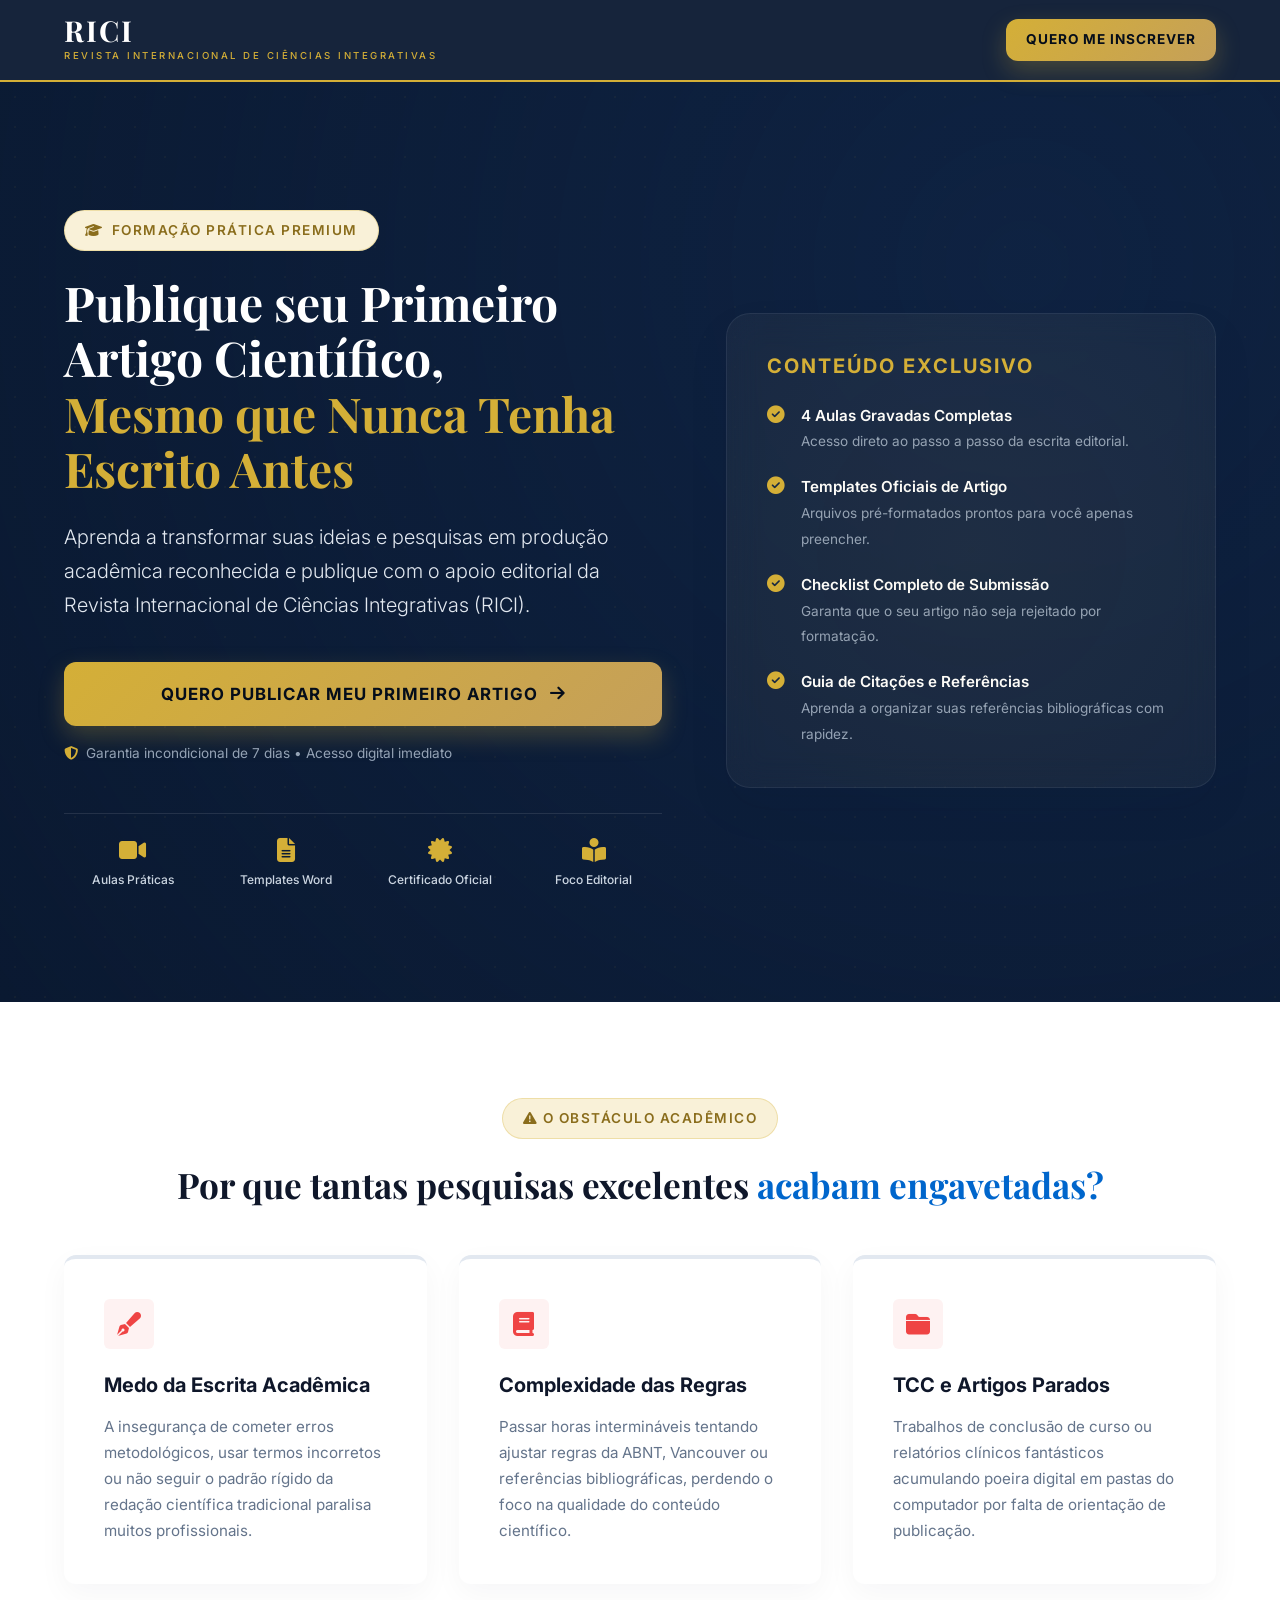
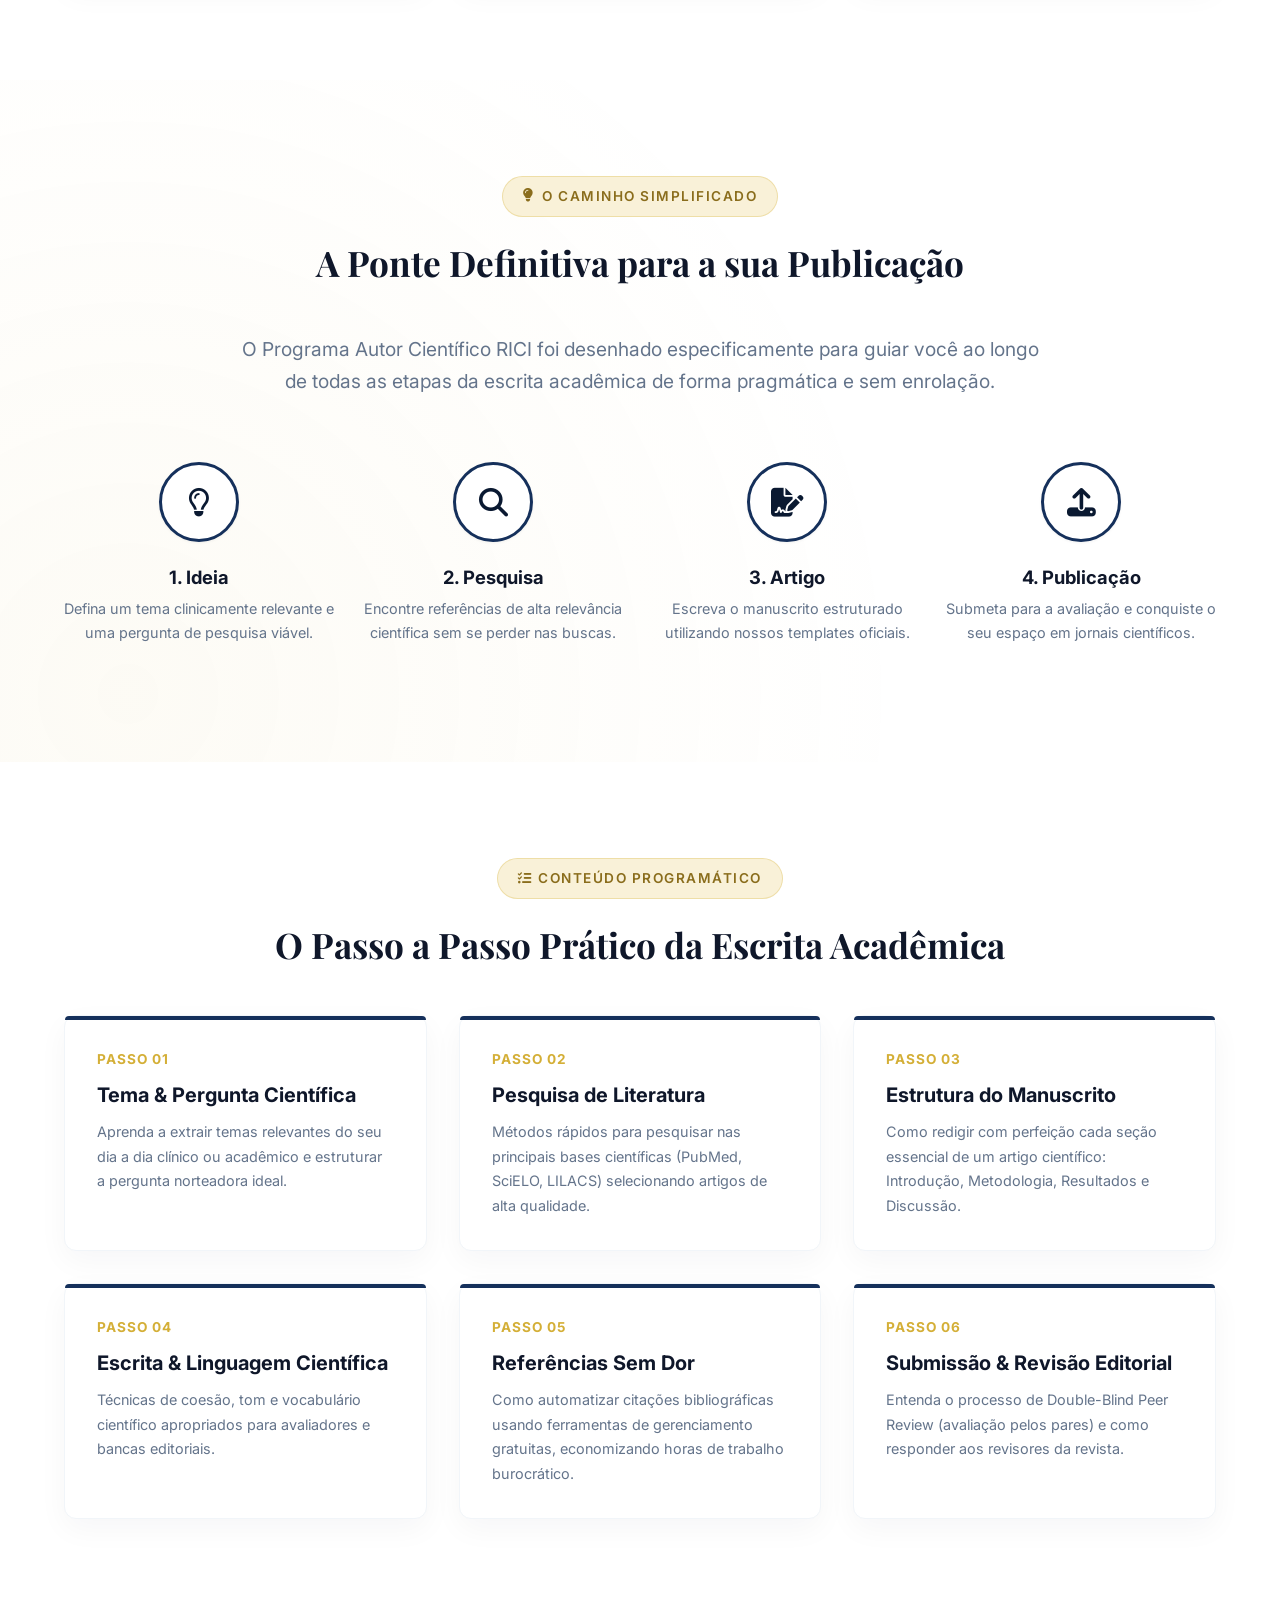
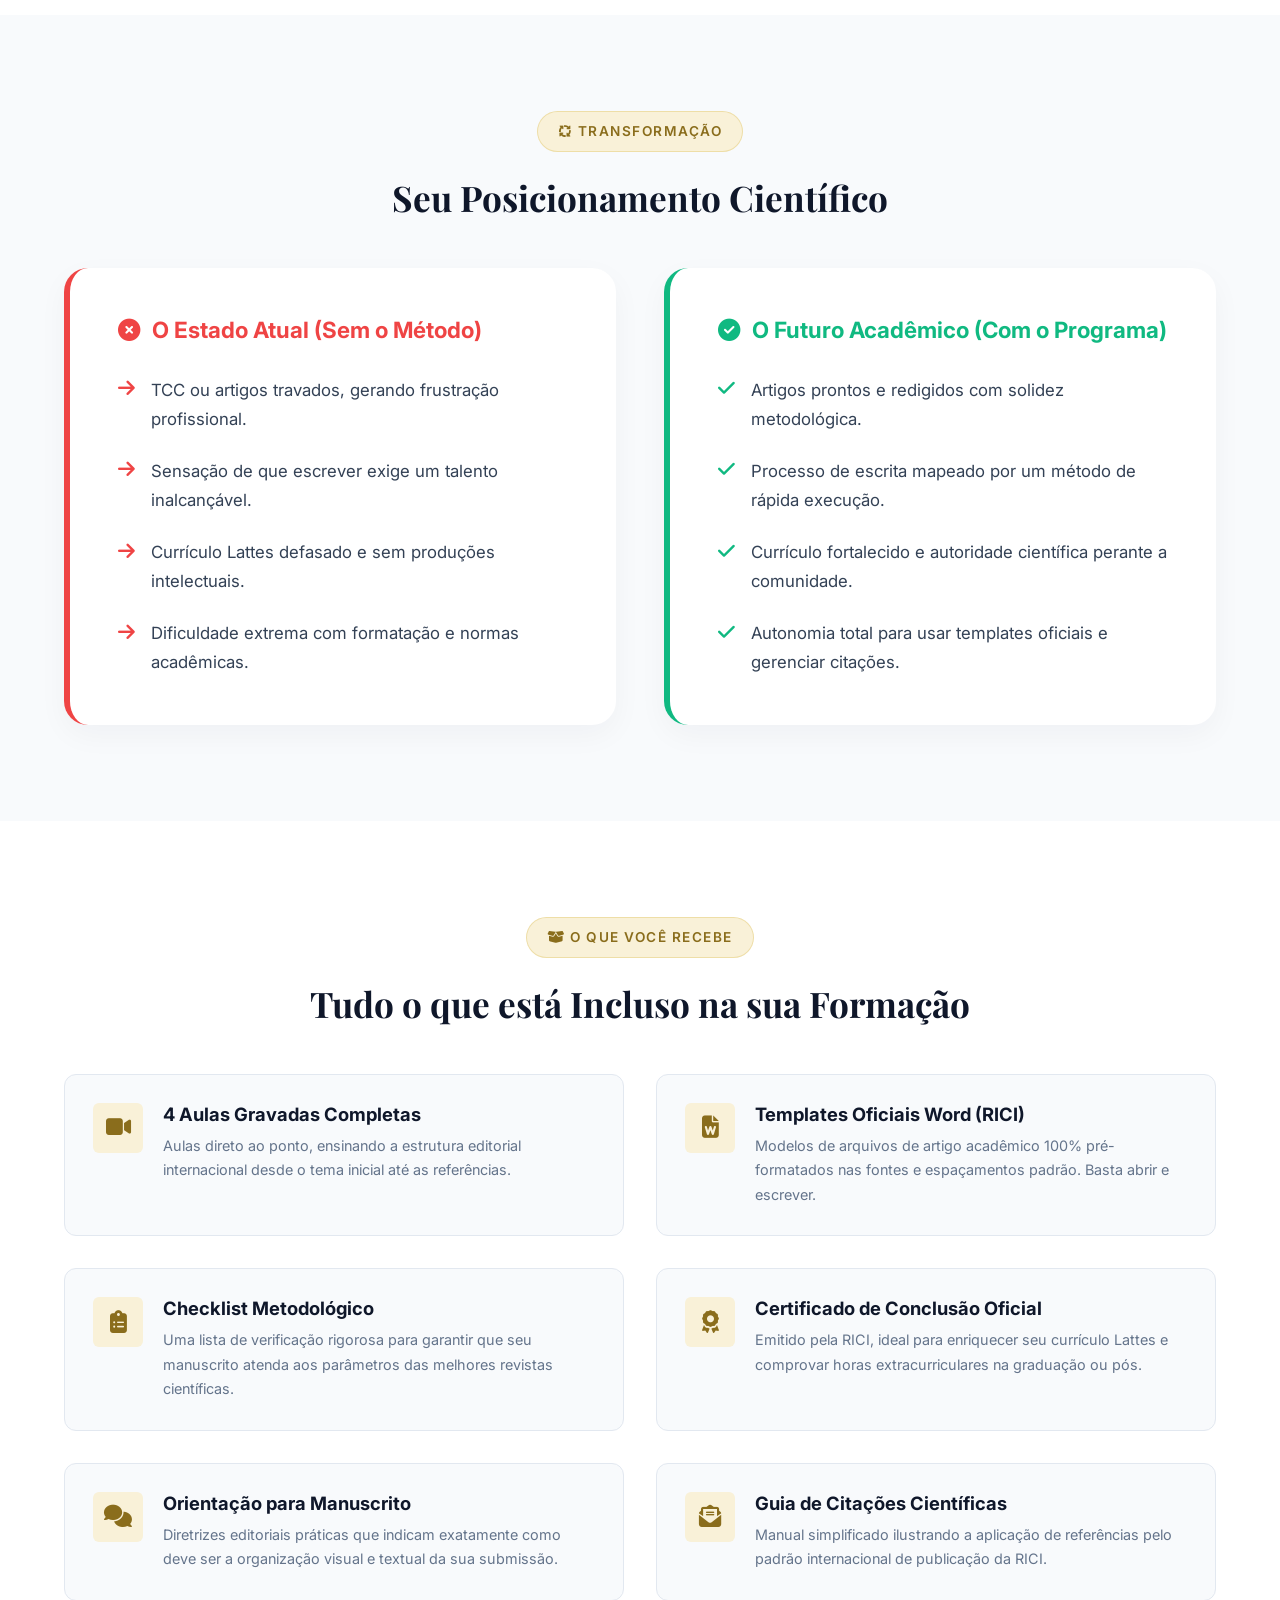
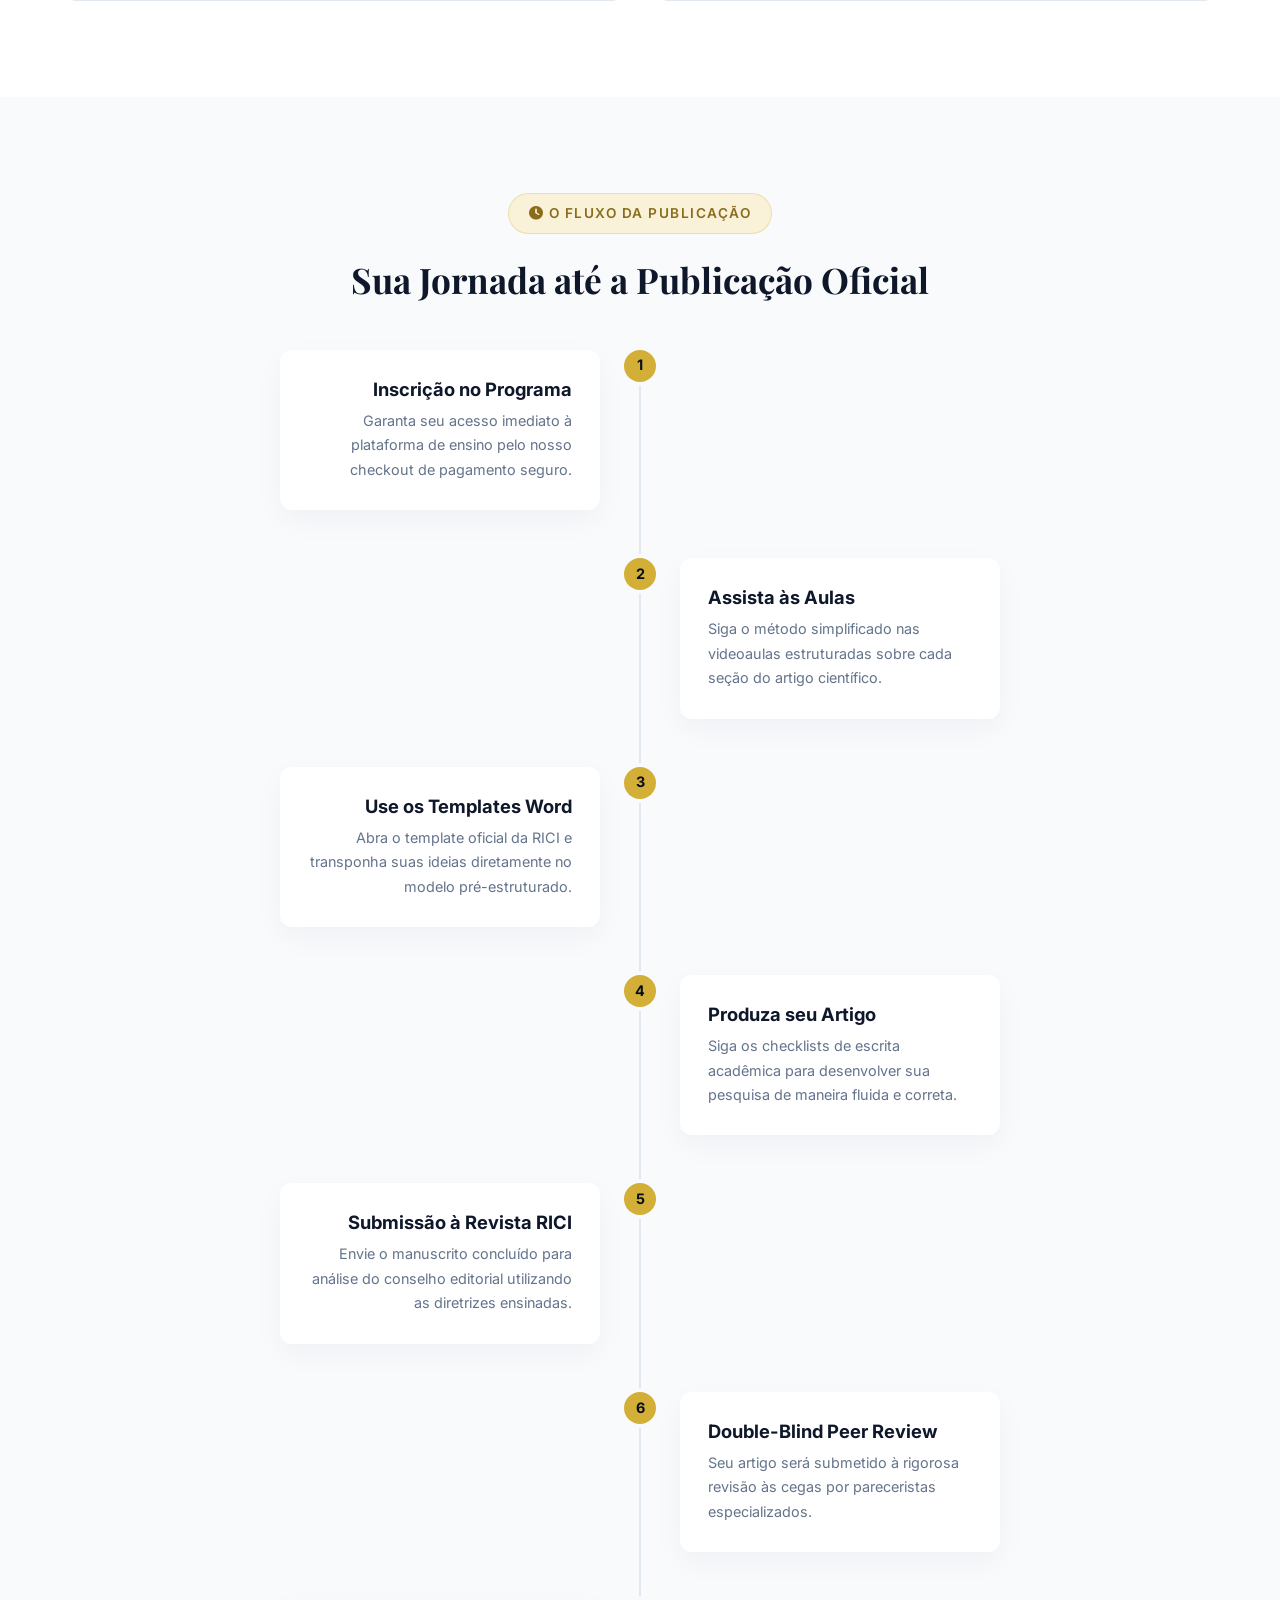
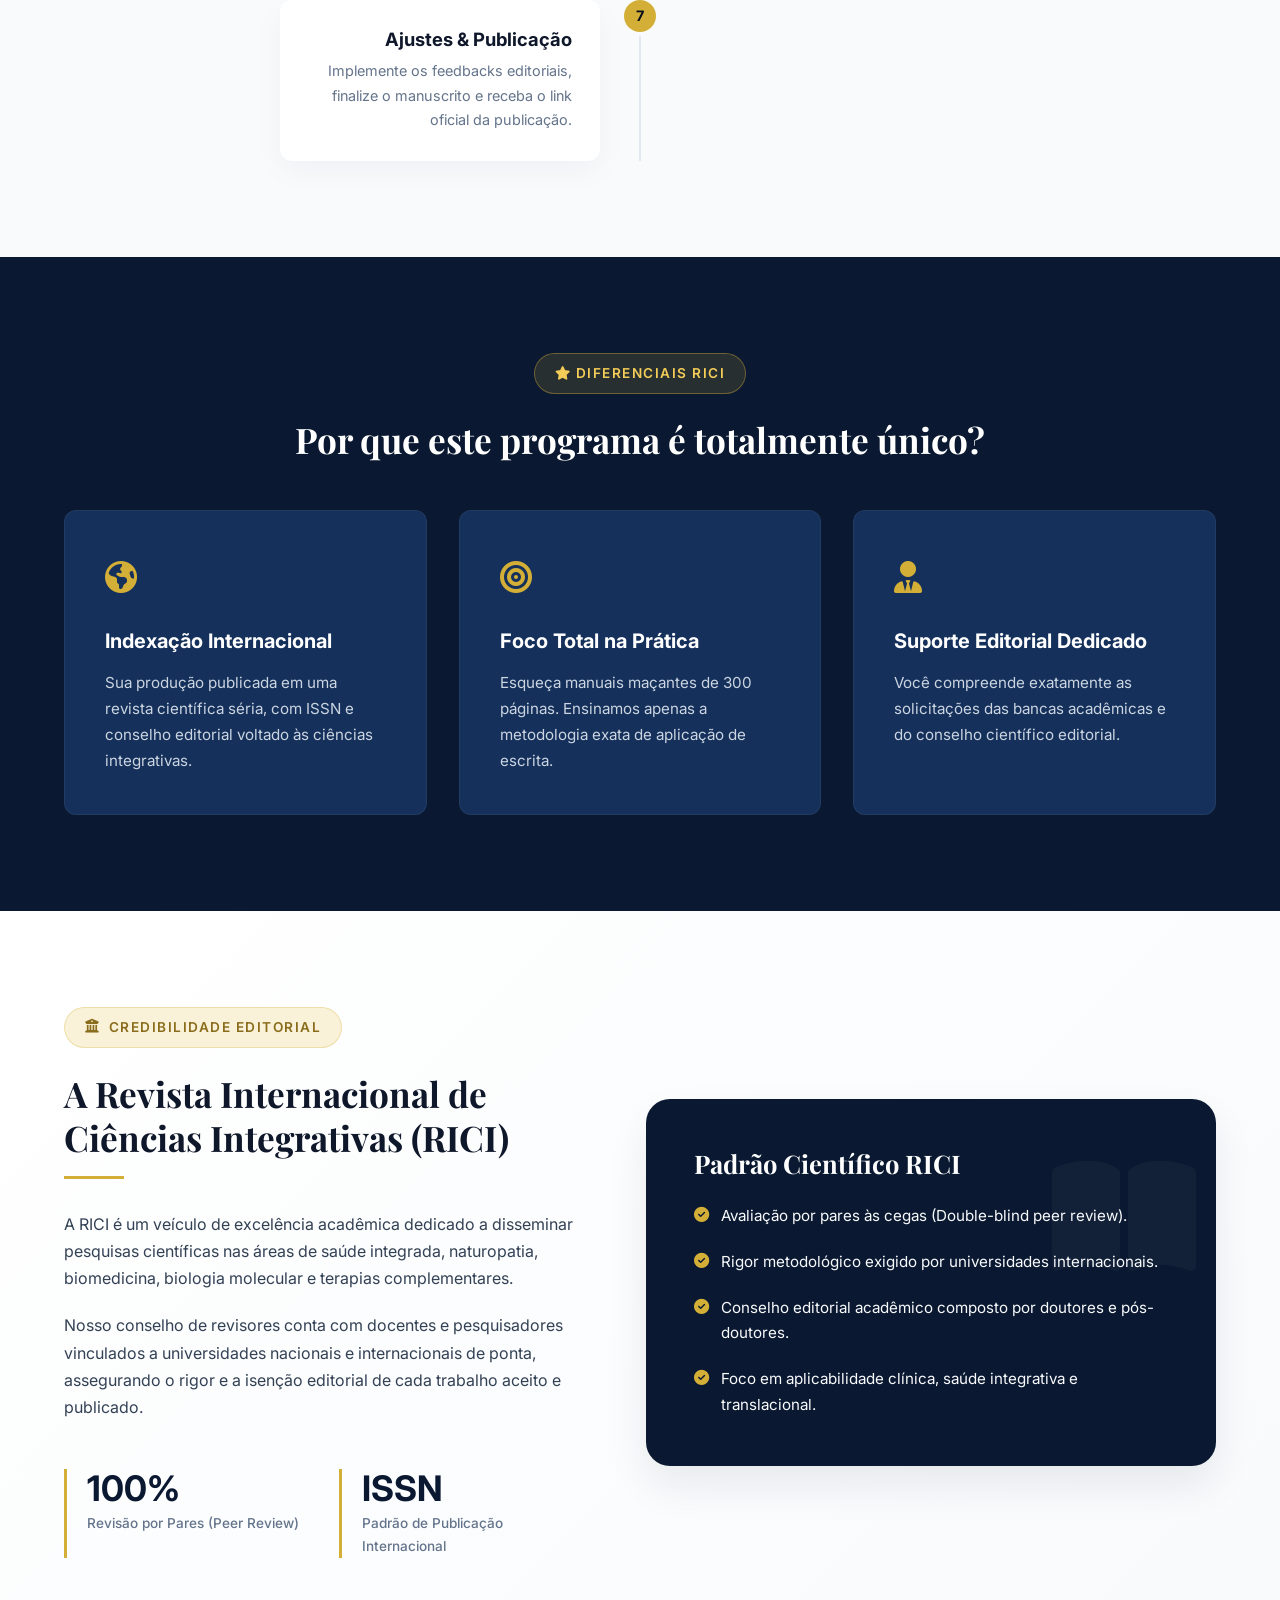
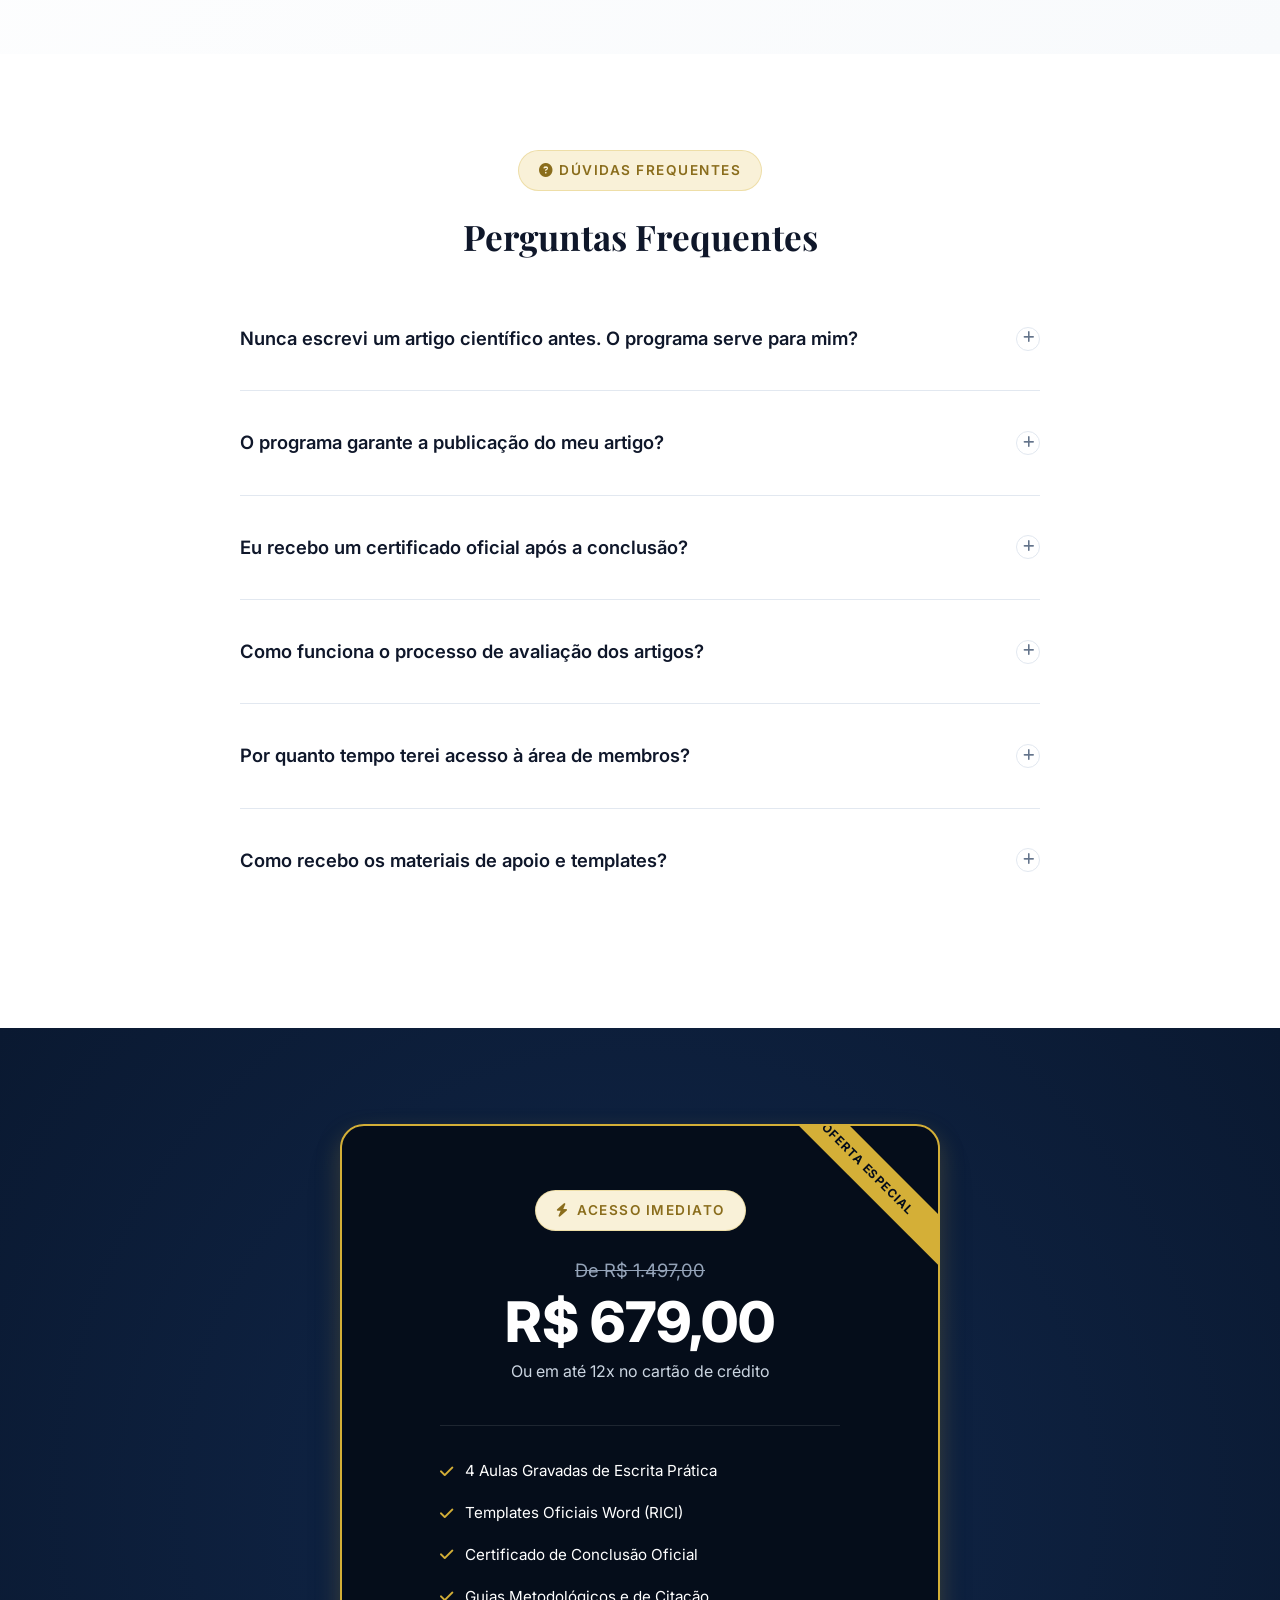
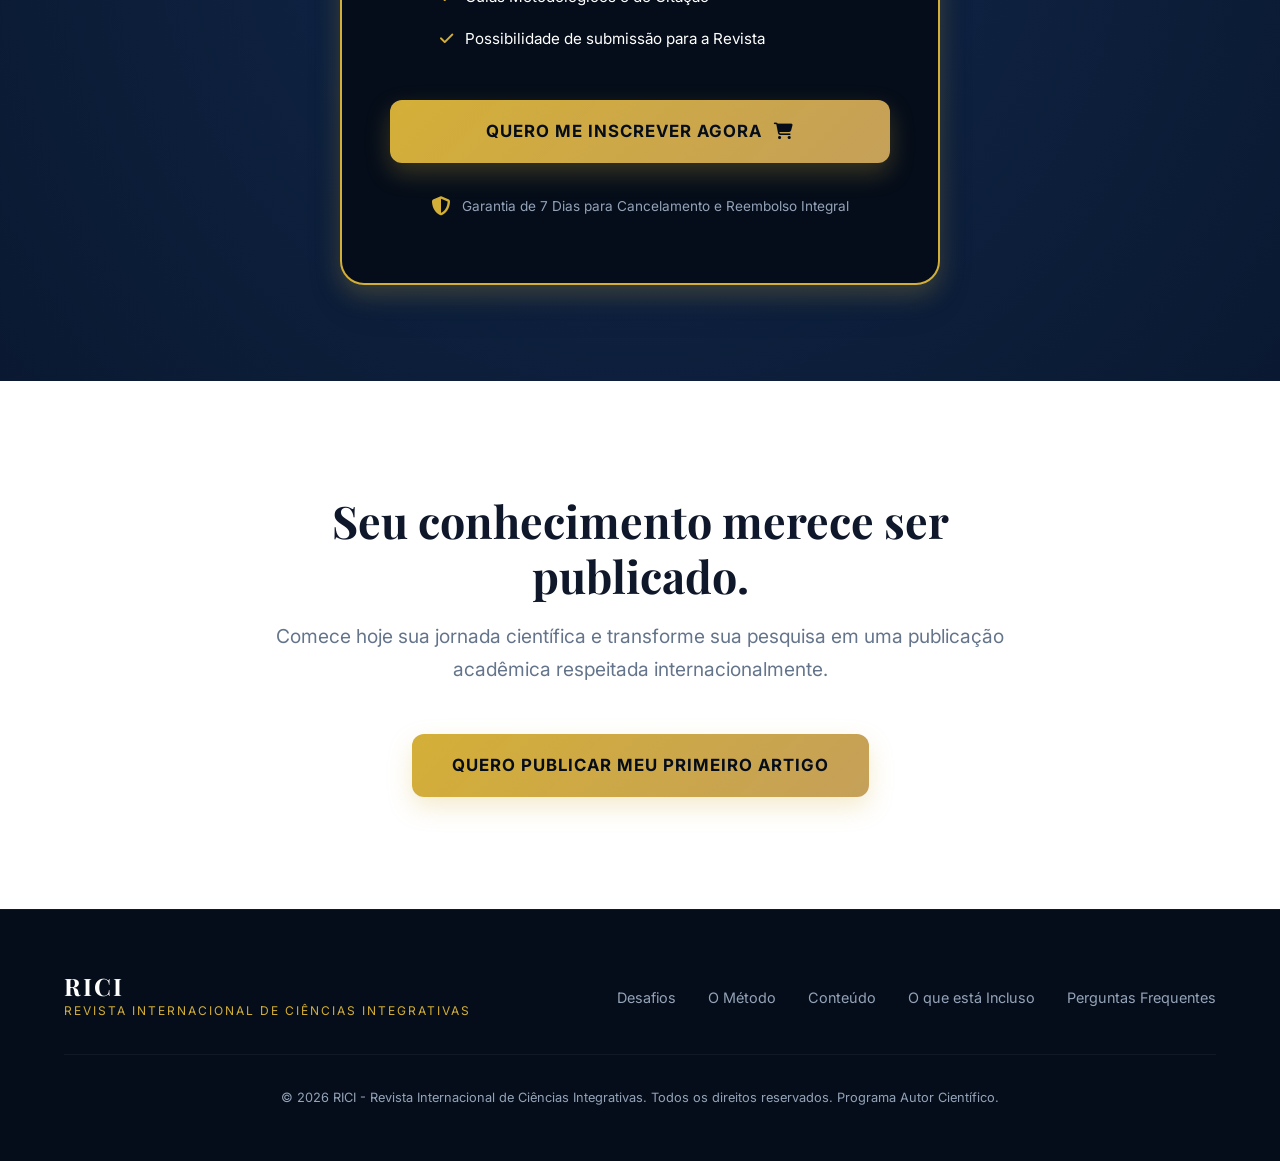
<file: programa-autor-cientifico/index.html>
<!DOCTYPE html>
<html lang="pt-BR" xml:lang="pt-BR">
<head>
  <meta charset="utf-8">
  <meta name="viewport" content="width=device-width, initial-scale=1.0">
  <title>Programa Autor Científico RICI | Revista Internacional de Ciências Integrativas</title>
  
  <!-- Meta SEO -->
  <meta name="description" content="Aprenda a escrever e publicar seu primeiro artigo científico. Método prático passo a passo com templates oficiais e apoio da Revista RICI. Inscrições abertas com desconto especial.">
  <meta name="keywords" content="artigo científico, escrita acadêmica, publicação científica, revista RICI, TCC, Lattes, pesquisador, ciências integrativas">
  
  <!-- Favicon -->
  <link rel="icon" href="../capa.jpeg" type="image/jpeg">

  <!-- Google Fonts & FontAwesome -->
  <link rel="stylesheet" href="https://cdnjs.cloudflare.com/ajax/libs/font-awesome/6.4.0/css/all.min.css" type="text/css">
  <link rel="stylesheet" href="style.css" type="text/css">
</head>
<body>

  <!-- Header -->
  <header class="site-header" role="banner">
    <div class="container header-wrapper">
      <div class="header-logo">
        <span class="logo-main">RICI</span>
        <span class="logo-sub">Revista Internacional de Ciências Integrativas</span>
      </div>
      <a href="#oferta" class="btn btn-primary header-btn btn-pulse" aria-label="Iniciar inscrição no Programa Autor Científico RICI">
        Quero me Inscrever
      </a>
    </div>
  </header>

  <main id="main-content" role="main">

    <!-- 1. HERO SECTION -->
    <section class="hero" id="home">
      <div class="container hero-grid">
        <div class="hero-content">
          <span class="tag-badge" role="status">
            <i class="fa-solid fa-graduation-cap"></i> Formação Prática Premium
          </span>
          <h1>Publique seu Primeiro Artigo Científico, <span>Mesmo que Nunca Tenha Escrito Antes</span></h1>
          <p class="subheadline">
            Aprenda a transformar suas ideias e pesquisas em produção acadêmica reconhecida e publique com o apoio editorial da Revista Internacional de Ciências Integrativas (RICI).
          </p>
          <div class="hero-ctas">
            <a href="https://chk.eduzz.com/E9OGV2BVWB" target="_blank" rel="noopener" class="btn btn-primary btn-pulse" aria-label="Quero publicar meu primeiro artigo científico">
              Quero Publicar meu Primeiro Artigo <i class="fa-solid fa-arrow-right"></i>
            </a>
            <div style="font-size: 0.85rem; color: #94A3B8; margin-top: -0.5rem; text-align: left;">
              <i class="fa-solid fa-shield-halved" style="color: var(--color-accent); margin-right: 0.25rem;"></i> Garantia incondicional de 7 dias • Acesso digital imediato
            </div>
          </div>
          
          <div class="hero-trust-badges">
            <div class="badge-item">
              <i class="fa-solid fa-video"></i>
              <span>Aulas Práticas</span>
            </div>
            <div class="badge-item">
              <i class="fa-solid fa-file-lines"></i>
              <span>Templates Word</span>
            </div>
            <div class="badge-item">
              <i class="fa-solid fa-certificate"></i>
              <span>Certificado Oficial</span>
            </div>
            <div class="badge-item">
              <i class="fa-solid fa-book-open-reader"></i>
              <span>Foco Editorial</span>
            </div>
          </div>
        </div>

        <div class="hero-visual">
          <div class="hero-card">
            <h3>Conteúdo Exclusivo</h3>
            <ul class="hero-card-list">
              <li>
                <i class="fa-solid fa-circle-check"></i>
                <div>
                  <strong>4 Aulas Gravadas Completas</strong>
                  <span>Acesso direto ao passo a passo da escrita editorial.</span>
                </div>
              </li>
              <li>
                <i class="fa-solid fa-circle-check"></i>
                <div>
                  <strong>Templates Oficiais de Artigo</strong>
                  <span>Arquivos pré-formatados prontos para você apenas preencher.</span>
                </div>
              </li>
              <li>
                <i class="fa-solid fa-circle-check"></i>
                <div>
                  <strong>Checklist Completo de Submissão</strong>
                  <span>Garanta que o seu artigo não seja rejeitado por formatação.</span>
                </div>
              </li>
              <li>
                <i class="fa-solid fa-circle-check"></i>
                <div>
                  <strong>Guia de Citações e Referências</strong>
                  <span>Aprenda a organizar suas referências bibliográficas com rapidez.</span>
                </div>
              </li>
            </ul>
          </div>
        </div>
      </div>
    </section>

    <!-- 2. SEÇÃO DE IDENTIFICAÇÃO DA DOR -->
    <section class="pain bg-white" id="desafios">
      <div class="container">
        <span class="tag-badge" style="margin: 0 auto 1.5rem; display: table;">
          <i class="fa-solid fa-triangle-exclamation"></i> O Obstáculo Acadêmico
        </span>
        <h2>Por que tantas pesquisas excelentes <span>acabam engavetadas?</span></h2>
        
        <div class="pain-grid">
          <div class="pain-card">
            <div class="pain-icon">
              <i class="fa-solid fa-pen-fancy"></i>
            </div>
            <h3>Medo da Escrita Acadêmica</h3>
            <p>A insegurança de cometer erros metodológicos, usar termos incorretos ou não seguir o padrão rígido da redação científica tradicional paralisa muitos profissionais.</p>
          </div>
          <div class="pain-card">
            <div class="pain-icon">
              <i class="fa-solid fa-book"></i>
            </div>
            <h3>Complexidade das Regras</h3>
            <p>Passar horas intermináveis tentando ajustar regras da ABNT, Vancouver ou referências bibliográficas, perdendo o foco na qualidade do conteúdo científico.</p>
          </div>
          <div class="pain-card">
            <div class="pain-icon">
              <i class="fa-solid fa-folder-closed"></i>
            </div>
            <h3>TCC e Artigos Parados</h3>
            <p>Trabalhos de conclusão de curso ou relatórios clínicos fantásticos acumulando poeira digital em pastas do computador por falta de orientação de publicação.</p>
          </div>
        </div>
      </div>
    </section>

    <!-- 3. APRESENTAÇÃO DA SOLUÇÃO (A PONTE) -->
    <section class="solution" id="metodo">
      <div class="container">
        <div class="solution-intro">
          <span class="tag-badge">
            <i class="fa-solid fa-lightbulb"></i> O Caminho Simplificado
          </span>
          <h2>A Ponte Definitiva para a sua Publicação</h2>
          <p>O Programa Autor Científico RICI foi desenhado especificamente para guiar você ao longo de todas as etapas da escrita acadêmica de forma pragmática e sem enrolação.</p>
        </div>

        <div class="bridge-flow">
          <div class="flow-step">
            <div class="flow-circle"><i class="fa-regular fa-lightbulb"></i></div>
            <h3>1. Ideia</h3>
            <p>Defina um tema clinicamente relevante e uma pergunta de pesquisa viável.</p>
          </div>
          <div class="flow-step">
            <div class="flow-circle"><i class="fa-solid fa-magnifying-glass"></i></div>
            <h3>2. Pesquisa</h3>
            <p>Encontre referências de alta relevância científica sem se perder nas buscas.</p>
          </div>
          <div class="flow-step">
            <div class="flow-circle"><i class="fa-solid fa-file-signature"></i></div>
            <h3>3. Artigo</h3>
            <p>Escreva o manuscrito estruturado utilizando nossos templates oficiais.</p>
          </div>
          <div class="flow-step">
            <div class="flow-circle"><i class="fa-solid fa-upload"></i></div>
            <h3>4. Publicação</h3>
            <p>Submeta para a avaliação e conquiste o seu espaço em jornais científicos.</p>
          </div>
        </div>
      </div>
    </section>

    <!-- 4. O QUE O ALUNO APRENDE -->
    <section class="syllabus bg-white" id="conteudo">
      <div class="container">
        <span class="tag-badge" style="margin: 0 auto 1.5rem; display: table;">
          <i class="fa-solid fa-list-check"></i> Conteúdo Programático
        </span>
        <h2>O Passo a Passo Prático da Escrita Acadêmica</h2>
        
        <div class="syllabus-grid">
          <div class="syllabus-card">
            <div class="syllabus-num">PASSO 01</div>
            <h3>Tema & Pergunta Científica</h3>
            <p>Aprenda a extrair temas relevantes do seu dia a dia clínico ou acadêmico e estruturar a pergunta norteadora ideal.</p>
          </div>
          <div class="syllabus-card">
            <div class="syllabus-num">PASSO 02</div>
            <h3>Pesquisa de Literatura</h3>
            <p>Métodos rápidos para pesquisar nas principais bases científicas (PubMed, SciELO, LILACS) selecionando artigos de alta qualidade.</p>
          </div>
          <div class="syllabus-card">
            <div class="syllabus-num">PASSO 03</div>
            <h3>Estrutura do Manuscrito</h3>
            <p>Como redigir com perfeição cada seção essencial de um artigo científico: Introdução, Metodologia, Resultados e Discussão.</p>
          </div>
          <div class="syllabus-card">
            <div class="syllabus-num">PASSO 04</div>
            <h3>Escrita & Linguagem Científica</h3>
            <p>Técnicas de coesão, tom e vocabulário científico apropriados para avaliadores e bancas editoriais.</p>
          </div>
          <div class="syllabus-card">
            <div class="syllabus-num">PASSO 05</div>
            <h3>Referências Sem Dor</h3>
            <p>Como automatizar citações bibliográficas usando ferramentas de gerenciamento gratuitas, economizando horas de trabalho burocrático.</p>
          </div>
          <div class="syllabus-card">
            <div class="syllabus-num">PASSO 06</div>
            <h3>Submissão & Revisão Editorial</h3>
            <p>Entenda o processo de Double-Blind Peer Review (avaliação pelos pares) e como responder aos revisores da revista.</p>
          </div>
        </div>
      </div>
    </section>

    <!-- 5. BENEFÍCIOS TRANSFORMACIONAIS (ANTES vs DEPOIS) -->
    <section class="transformation" id="beneficios">
      <div class="container">
        <span class="tag-badge" style="margin: 0 auto 1.5rem; display: table;">
          <i class="fa-solid fa-arrows-spin"></i> Transformação
        </span>
        <h2>Seu Posicionamento Científico</h2>
        
        <div class="transformation-grid">
          <div class="trans-col trans-col-before">
            <h3><i class="fa-solid fa-circle-xmark"></i> O Estado Atual (Sem o Método)</h3>
            <ul class="trans-list">
              <li>
                <i class="fa-solid fa-arrow-right"></i>
                <span>TCC ou artigos travados, gerando frustração profissional.</span>
              </li>
              <li>
                <i class="fa-solid fa-arrow-right"></i>
                <span>Sensação de que escrever exige um talento inalcançável.</span>
              </li>
              <li>
                <i class="fa-solid fa-arrow-right"></i>
                <span>Currículo Lattes defasado e sem produções intelectuais.</span>
              </li>
              <li>
                <i class="fa-solid fa-arrow-right"></i>
                <span>Dificuldade extrema com formatação e normas acadêmicas.</span>
              </li>
            </ul>
          </div>

          <div class="trans-col trans-col-after">
            <h3><i class="fa-solid fa-circle-check"></i> O Futuro Acadêmico (Com o Programa)</h3>
            <ul class="trans-list">
              <li>
                <i class="fa-solid fa-check"></i>
                <span>Artigos prontos e redigidos com solidez metodológica.</span>
              </li>
              <li>
                <i class="fa-solid fa-check"></i>
                <span>Processo de escrita mapeado por um método de rápida execução.</span>
              </li>
              <li>
                <i class="fa-solid fa-check"></i>
                <span>Currículo fortalecido e autoridade científica perante a comunidade.</span>
              </li>
              <li>
                <i class="fa-solid fa-check"></i>
                <span>Autonomia total para usar templates oficiais e gerenciar citações.</span>
              </li>
            </ul>
          </div>
        </div>
      </div>
    </section>

    <!-- 6. O QUE ESTÁ INCLUSO -->
    <section class="inclusions bg-white" id="incluso">
      <div class="container">
        <span class="tag-badge" style="margin: 0 auto 1.5rem; display: table;">
          <i class="fa-solid fa-box-open"></i> O que você recebe
        </span>
        <h2>Tudo o que está Incluso na sua Formação</h2>
        
        <div class="inclusions-grid">
          <div class="inclusion-item">
            <div class="inclusion-icon"><i class="fa-solid fa-video"></i></div>
            <div class="inclusion-content">
              <h3>4 Aulas Gravadas Completas</h3>
              <p>Aulas direto ao ponto, ensinando a estrutura editorial internacional desde o tema inicial até as referências.</p>
            </div>
          </div>
          
          <div class="inclusion-item">
            <div class="inclusion-icon"><i class="fa-solid fa-file-word"></i></div>
            <div class="inclusion-content">
              <h3>Templates Oficiais Word (RICI)</h3>
              <p>Modelos de arquivos de artigo acadêmico 100% pré-formatados nas fontes e espaçamentos padrão. Basta abrir e escrever.</p>
            </div>
          </div>
          
          <div class="inclusion-item">
            <div class="inclusion-icon"><i class="fa-solid fa-clipboard-list"></i></div>
            <div class="inclusion-content">
              <h3>Checklist Metodológico</h3>
              <p>Uma lista de verificação rigorosa para garantir que seu manuscrito atenda aos parâmetros das melhores revistas científicas.</p>
            </div>
          </div>
          
          <div class="inclusion-item">
            <div class="inclusion-icon"><i class="fa-solid fa-award"></i></div>
            <div class="inclusion-content">
              <h3>Certificado de Conclusão Oficial</h3>
              <p>Emitido pela RICI, ideal para enriquecer seu currículo Lattes e comprovar horas extracurriculares na graduação ou pós.</p>
            </div>
          </div>

          <div class="inclusion-item">
            <div class="inclusion-icon"><i class="fa-solid fa-comments"></i></div>
            <div class="inclusion-content">
              <h3>Orientação para Manuscrito</h3>
              <p>Diretrizes editoriais práticas que indicam exatamente como deve ser a organização visual e textual da sua submissão.</p>
            </div>
          </div>

          <div class="inclusion-item">
            <div class="inclusion-icon"><i class="fa-solid fa-envelope-open-text"></i></div>
            <div class="inclusion-content">
              <h3>Guia de Citações Científicas</h3>
              <p>Manual simplificado ilustrando a aplicação de referências pelo padrão internacional de publicação da RICI.</p>
            </div>
          </div>
        </div>
      </div>
    </section>

    <!-- 7. COMO FUNCIONA (TIMELINE ANIMADA) -->
    <section class="how-it-works" id="jornada">
      <div class="container">
        <span class="tag-badge" style="margin: 0 auto 1.5rem; display: table;">
          <i class="fa-solid fa-clock"></i> O Fluxo da Publicação
        </span>
        <h2>Sua Jornada até a Publicação Oficial</h2>
        
        <div class="timeline">
          <div class="timeline-item timeline-item-left">
            <div class="timeline-badge">1</div>
            <div class="timeline-card">
              <h3>Inscrição no Programa</h3>
              <p>Garanta seu acesso imediato à plataforma de ensino pelo nosso checkout de pagamento seguro.</p>
            </div>
          </div>
          
          <div class="timeline-item timeline-item-right">
            <div class="timeline-badge">2</div>
            <div class="timeline-card">
              <h3>Assista às Aulas</h3>
              <p>Siga o método simplificado nas videoaulas estruturadas sobre cada seção do artigo científico.</p>
            </div>
          </div>
          
          <div class="timeline-item timeline-item-left">
            <div class="timeline-badge">3</div>
            <div class="timeline-card">
              <h3>Use os Templates Word</h3>
              <p>Abra o template oficial da RICI e transponha suas ideias diretamente no modelo pré-estruturado.</p>
            </div>
          </div>
          
          <div class="timeline-item timeline-item-right">
            <div class="timeline-badge">4</div>
            <div class="timeline-card">
              <h3>Produza seu Artigo</h3>
              <p>Siga os checklists de escrita acadêmica para desenvolver sua pesquisa de maneira fluida e correta.</p>
            </div>
          </div>
          
          <div class="timeline-item timeline-item-left">
            <div class="timeline-badge">5</div>
            <div class="timeline-card">
              <h3>Submissão à Revista RICI</h3>
              <p>Envie o manuscrito concluído para análise do conselho editorial utilizando as diretrizes ensinadas.</p>
            </div>
          </div>

          <div class="timeline-item timeline-item-right">
            <div class="timeline-badge">6</div>
            <div class="timeline-card">
              <h3>Double-Blind Peer Review</h3>
              <p>Seu artigo será submetido à rigorosa revisão às cegas por pareceristas especializados.</p>
            </div>
          </div>

          <div class="timeline-item timeline-item-left">
            <div class="timeline-badge">7</div>
            <div class="timeline-card">
              <h3>Ajustes & Publicação</h3>
              <p>Implemente os feedbacks editoriais, finalize o manuscrito e receba o link oficial da publicação.</p>
            </div>
          </div>
        </div>
      </div>
    </section>

    <!-- 8. DIFERENCIAIS -->
    <section class="differentials bg-dark" id="diferenciais">
      <div class="container">
        <span class="tag-badge" style="margin: 0 auto 1.5rem; display: table;">
          <i class="fa-solid fa-star"></i> Diferenciais RICI
        </span>
        <h2>Por que este programa é totalmente único?</h2>
        
        <div class="diff-grid">
          <div class="diff-card">
            <div class="diff-icon"><i class="fa-solid fa-earth-americas"></i></div>
            <h3>Indexação Internacional</h3>
            <p>Sua produção publicada em uma revista científica séria, com ISSN e conselho editorial voltado às ciências integrativas.</p>
          </div>
          
          <div class="diff-card">
            <div class="diff-icon"><i class="fa-solid fa-bullseye"></i></div>
            <h3>Foco Total na Prática</h3>
            <p>Esqueça manuais maçantes de 300 páginas. Ensinamos apenas a metodologia exata de aplicação de escrita.</p>
          </div>
          
          <div class="diff-card">
            <div class="diff-icon"><i class="fa-solid fa-user-tie"></i></div>
            <h3>Suporte Editorial Dedicado</h3>
            <p>Você compreende exatamente as solicitações das bancas acadêmicas e do conselho científico editorial.</p>
          </div>
        </div>
      </div>
    </section>

    <!-- 9. AUTORIDADE INSTITUCIONAL -->
    <section class="authority" id="revista">
      <div class="container authority-grid">
        <div class="authority-content">
          <span class="tag-badge">
            <i class="fa-solid fa-building-columns"></i> Credibilidade Editorial
          </span>
          <h2>A Revista Internacional de Ciências Integrativas (RICI)</h2>
          <p>
            A RICI é um veículo de excelência acadêmica dedicado a disseminar pesquisas científicas nas áreas de saúde integrada, naturopatia, biomedicina, biologia molecular e terapias complementares.
          </p>
          <p>
            Nosso conselho de revisores conta com docentes e pesquisadores vinculados a universidades nacionais e internacionais de ponta, assegurando o rigor e a isenção editorial de cada trabalho aceito e publicado.
          </p>
          
          <div class="authority-metrics">
            <div class="metric-item">
              <div class="metric-num">100%</div>
              <div class="metric-label">Revisão por Pares (Peer Review)</div>
            </div>
            <div class="metric-item">
              <div class="metric-num">ISSN</div>
              <div class="metric-label">Padrão de Publicação Internacional</div>
            </div>
          </div>
        </div>

        <div class="authority-badge-card">
          <h3>Padrão Científico RICI</h3>
          <ul class="authority-list">
            <li>
              <i class="fa-solid fa-circle-check"></i>
              <span>Avaliação por pares às cegas (Double-blind peer review).</span>
            </li>
            <li>
              <i class="fa-solid fa-circle-check"></i>
              <span>Rigor metodológico exigido por universidades internacionais.</span>
            </li>
            <li>
              <i class="fa-solid fa-circle-check"></i>
              <span>Conselho editorial acadêmico composto por doutores e pós-doutores.</span>
            </li>
            <li>
              <i class="fa-solid fa-circle-check"></i>
              <span>Foco em aplicabilidade clínica, saúde integrativa e translacional.</span>
            </li>
          </ul>
        </div>
      </div>
    </section>

    <!-- 10. FAQ PREMIUM -->
    <section class="faq bg-white" id="faq">
      <div class="container">
        <span class="tag-badge" style="margin: 0 auto 1.5rem; display: table;">
          <i class="fa-solid fa-circle-question"></i> Dúvidas Frequentes
        </span>
        <h2>Perguntas Frequentes</h2>
        
        <div class="faq-wrapper">
          <div class="faq-item">
            <details>
              <summary>
                Nunca escrevi um artigo científico antes. O programa serve para mim?
                <span class="faq-icon-toggle"><i class="fa-solid fa-plus"></i></span>
              </summary>
              <div class="faq-content">
                <p>Sim! O programa foi estruturado especificamente para pesquisadores iniciantes, estudantes e profissionais que não possuem nenhuma base ou experiência prévia. Nós ensinamos a redação científica a partir do absoluto zero.</p>
              </div>
            </details>
          </div>
          
          <div class="faq-item">
            <details>
              <summary>
                O programa garante a publicação do meu artigo?
                <span class="faq-icon-toggle"><i class="fa-solid fa-plus"></i></span>
              </summary>
              <div class="faq-content">
                <p>O programa capacita você e fornece todos os templates estruturais necessários. A Revista RICI preza pelo rigor metodológico e todos os artigos submetidos passam pelo Double-Blind Peer Review (avaliação às cegas). O programa garante que você saberá escrever e terá a oportunidade de submissão direta, maximizando de forma imensa suas chances de aceitação.</p>
              </div>
            </details>
          </div>
          
          <div class="faq-item">
            <details>
              <summary>
                Eu recebo um certificado oficial após a conclusão?
                <span class="faq-icon-toggle"><i class="fa-solid fa-plus"></i></span>
              </summary>
              <div class="faq-content">
                <p>Sim, todos os alunos aprovados no curso recebem o Certificado Oficial de Conclusão do Programa Autor Científico emitido pela Revista Internacional de Ciências Integrativas (RICI).</p>
              </div>
            </details>
          </div>
          
          <div class="faq-item">
            <details>
              <summary>
                Como funciona o processo de avaliação dos artigos?
                <span class="faq-icon-toggle"><i class="fa-solid fa-plus"></i></span>
              </summary>
              <div class="faq-content">
                <p>O processo segue o modelo clássico das revistas acadêmicas globais. Um artigo enviado é desidentificado (sem o nome do autor) e enviado para dois pareceristas doutores. Eles avaliam a metodologia e dão recomendações (aceito, correções necessárias ou rejeitado). Você aprenderá no curso como contornar as objeções e aprovar o texto.</p>
              </div>
            </details>
          </div>

          <div class="faq-item">
            <details>
              <summary>
                Por quanto tempo terei acesso à área de membros?
                <span class="faq-icon-toggle"><i class="fa-solid fa-plus"></i></span>
              </summary>
              <div class="faq-content">
                <p>Você terá acesso garantido à área de membros por 1 ano (12 meses). Isso significa que você pode ver e rever as aulas e baixar os templates a qualquer momento durante este período.</p>
              </div>
            </details>
          </div>

          <div class="faq-item">
            <details>
              <summary>
                Como recebo os materiais de apoio e templates?
                <span class="faq-icon-toggle"><i class="fa-solid fa-plus"></i></span>
              </summary>
              <div class="faq-content">
                <p>Assim que o seu pagamento for aprovado pelo sistema de checkout, você receberá automaticamente no seu e-mail cadastrado as chaves de acesso para a nossa plataforma digital e todos os links de downloads.</p>
              </div>
            </details>
          </div>
        </div>
      </div>
    </section>

    <!-- 11. OFERTA IRRESISTÍVEL -->
    <section class="pricing" id="oferta">
      <div class="container">
        <div class="pricing-box">
          <span class="tag-badge">
            <i class="fa-solid fa-bolt"></i> Acesso Imediato
          </span>
          <p class="price-old">De R$ 1.497,00</p>
          <p class="price-new">R$ 679,00</p>
          <p class="price-subtitle">Ou em até 12x no cartão de crédito</p>
          
          <ul class="pricing-features">
            <li><i class="fa-solid fa-check"></i> 4 Aulas Gravadas de Escrita Prática</li>
            <li><i class="fa-solid fa-check"></i> Templates Oficiais Word (RICI)</li>
            <li><i class="fa-solid fa-check"></i> Certificado de Conclusão Oficial</li>
            <li><i class="fa-solid fa-check"></i> Guias Metodológicos e de Citação</li>
            <li><i class="fa-solid fa-check"></i> Possibilidade de submissão para a Revista</li>
          </ul>

          <a href="https://chk.eduzz.com/E9OGV2BVWB" target="_blank" rel="noopener" class="btn btn-primary btn-pulse" style="width: 100%;" aria-label="Garantir vaga no programa com desconto">
            Quero Me Inscrever Agora <i class="fa-solid fa-cart-shopping"></i>
          </a>

          <div class="pricing-guarantee">
            <i class="fa-solid fa-shield-halved"></i>
            <span>Garantia de 7 Dias para Cancelamento e Reembolso Integral</span>
          </div>
        </div>
      </div>
    </section>

    <!-- 12. CTA FINAL -->
    <section class="cta-final bg-white" id="cta-final">
      <div class="container cta-final-box">
        <h2>Seu conhecimento merece ser publicado.</h2>
        <p>Comece hoje sua jornada científica e transforme sua pesquisa em uma publicação acadêmica respeitada internacionalmente.</p>
        <a href="https://chk.eduzz.com/E9OGV2BVWB" target="_blank" rel="noopener" class="btn btn-primary btn-pulse" aria-label="Quero publicar meu primeiro artigo">
          QUERO PUBLICAR MEU PRIMEIRO ARTIGO
        </a>
      </div>
    </section>

  </main>

  <!-- Rodapé -->
  <footer class="site-footer" id="pkp_content_footer" role="contentinfo">
    <div class="container">
      <div class="footer-grid">
        <div class="footer-copy">
          <span class="logo-main" style="color: white; font-family: var(--font-serif); font-size: 1.5rem; letter-spacing: 2px;">RICI</span>
          <span style="font-size: 0.75rem; color: var(--color-accent); text-transform: uppercase; letter-spacing: 2px; margin-top: 3px;">Revista Internacional de Ciências Integrativas</span>
        </div>
        <nav class="footer-links" aria-label="Links úteis do rodapé">
          <a href="#desafios">Desafios</a>
          <a href="#metodo">O Método</a>
          <a href="#conteudo">Conteúdo</a>
          <a href="#incluso">O que está Incluso</a>
          <a href="#faq">Perguntas Frequentes</a>
        </nav>
      </div>
      <div class="footer-bottom">
        <p>&copy; 2026 RICI - Revista Internacional de Ciências Integrativas. Todos os direitos reservados. Programa Autor Científico.</p>
      </div>
    </div>
  </footer>

</body>
</html>
</file>
<file: programa-autor-cientifico/style.css>
@import url('https://fonts.googleapis.com/css2?family=Inter:wght@300;400;500;600;700&family=Playfair+Display:ital,wght@0,400;0,600;0,700;1,400&display=swap');

/* ==========================================================================
   DESIGN SYSTEM - LANDING PAGE PREMIUM (PROGRAMA AUTOR CIENTÍFICO RICI)
   ========================================================================== */

:root {
  /* Cores Principais */
  --color-primary: #0A1931;        /* Azul Profundo Institucional */
  --color-primary-light: #15305B;  /* Azul Médio */
  --color-primary-dark: #050D1A;   /* Azul Quase Preto */
  
  --color-accent: #D4AF37;         /* Dourado Premium Metálico */
  --color-accent-hover: #F3CD57;   /* Dourado Brilhante */
  --color-accent-light: #F9F1D8;   /* Champanhe Suave */
  
  --color-vibrant: #0066CC;        /* Azul Vibrante para Destaques secundários */
  --color-vibrant-hover: #0052A3;  
  
  --color-bg-white: #FFFFFF;
  --color-bg-light: #F8FAFC;       /* Off-White Moderno */
  --color-bg-card: #FFFFFF;
  
  /* Cores de Texto */
  --color-text-title: #0F172A;     /* Slate-900 */
  --color-text-body: #334155;      /* Slate-700 */
  --color-text-muted: #64748B;     /* Slate-500 */
  --color-text-light: #F8FAFC;
  
  /* Fronteiras e Linhas */
  --color-border: #E2E8F0;         /* Slate-200 */
  --color-border-light: #F1F5F9;   /* Slate-100 */
  
  /* Fontes */
  --font-serif: 'Playfair Display', Georgia, serif;
  --font-sans: 'Inter', -apple-system, BlinkMacSystemFont, sans-serif;
  
  /* Sombras e Bordas */
  --shadow-sm: 0 1px 3px rgba(0, 0, 0, 0.05);
  --shadow-md: 0 10px 30px rgba(10, 25, 49, 0.04);
  --shadow-lg: 0 20px 40px rgba(10, 25, 49, 0.08);
  --shadow-gold: 0 10px 25px rgba(212, 175, 55, 0.25);
  --radius-sm: 6px;
  --radius-md: 12px;
  --radius-lg: 24px;
  --radius-full: 9999px;
  
  --transition: all 0.35s cubic-bezier(0.16, 1, 0.3, 1);
}

/* ==========================================================================
   RESET & CONFIGURAÇÕES GERAIS
   ========================================================================== */

*, *::before, *::after {
  box-sizing: border-box;
  margin: 0;
  padding: 0;
}

html {
  scroll-behavior: smooth;
  font-size: 16px;
}

body {
  font-family: var(--font-sans);
  background-color: var(--color-bg-light);
  color: var(--color-text-body);
  line-height: 1.7;
  -webkit-font-smoothing: antialiased;
  overflow-x: hidden;
}

/* Tipografia */
h1, h2, h3, h4, h5, h6 {
  color: var(--color-text-title);
  font-family: var(--font-serif);
  font-weight: 700;
  line-height: 1.25;
}

h1 { font-size: 2.5rem; }
h2 { font-size: 2.2rem; text-align: center; margin-bottom: 3rem; position: relative; }
h3 { font-size: 1.5rem; }

p {
  margin-bottom: 1.25rem;
}

strong {
  color: var(--color-text-title);
  font-weight: 600;
}

a {
  color: inherit;
  text-decoration: none;
  transition: var(--transition);
}

img {
  max-width: 100%;
  height: auto;
  display: block;
}

/* Container */
.container {
  max-width: 1200px;
  margin: 0 auto;
  padding: 0 1.5rem;
  width: 100%;
}

/* Seções Gerais */
section {
  padding: 6rem 0;
  position: relative;
}

.bg-dark {
  background-color: var(--color-primary);
  color: var(--color-text-light);
}

.bg-dark h2, .bg-dark h3, .bg-dark strong {
  color: var(--color-bg-white);
}

.bg-white {
  background-color: var(--color-bg-white);
}

/* Crachás e Tags */
.tag-badge {
  display: inline-flex;
  align-items: center;
  gap: 0.5rem;
  background-color: var(--color-accent-light);
  color: #8A6D1C;
  font-size: 0.85rem;
  font-weight: 600;
  text-transform: uppercase;
  letter-spacing: 1.5px;
  padding: 0.5rem 1.25rem;
  border-radius: var(--radius-full);
  margin-bottom: 1.5rem;
  border: 1px solid rgba(212, 175, 55, 0.3);
}

.bg-dark .tag-badge {
  background-color: rgba(212, 175, 55, 0.15);
  color: var(--color-accent-hover);
  border-color: rgba(212, 175, 55, 0.4);
}

/* ==========================================================================
   BOTÕES (CTA)
   ========================================================================== */

.btn {
  display: inline-flex;
  align-items: center;
  justify-content: center;
  gap: 0.75rem;
  padding: 1.1rem 2.5rem;
  font-size: 1.05rem;
  font-weight: 700;
  text-transform: uppercase;
  letter-spacing: 1px;
  border-radius: var(--radius-md);
  border: none;
  cursor: pointer;
  transition: var(--transition);
  position: relative;
  overflow: hidden;
  box-shadow: var(--shadow-sm);
  text-align: center;
}

.btn-primary {
  background: linear-gradient(135deg, var(--color-accent) 0%, #C5A059 100%);
  color: var(--color-primary-dark);
  box-shadow: var(--shadow-gold);
}

.btn-primary:hover {
  transform: translateY(-3px);
  box-shadow: 0 15px 30px rgba(212, 175, 55, 0.4);
  background: linear-gradient(135deg, var(--color-accent-hover) 0%, #D4AF37 100%);
}

.btn-secondary {
  background-color: transparent;
  color: var(--color-bg-white);
  border: 2px solid rgba(255, 255, 255, 0.3);
}

.btn-secondary:hover {
  background-color: rgba(255, 255, 255, 0.1);
  border-color: var(--color-bg-white);
  transform: translateY(-2px);
}

/* Efeito de brilho pulsante no botão */
.btn-pulse::after {
  content: '';
  position: absolute;
  top: 50%;
  left: 50%;
  width: 100%;
  height: 100%;
  background: rgba(255, 255, 255, 0.25);
  border-radius: inherit;
  transform: translate(-50%, -50%) scale(1);
  opacity: 0;
  animation: pulse-glow 2.5s infinite;
}

@keyframes pulse-glow {
  0% {
    transform: translate(-50%, -50%) scale(0.95);
    opacity: 1;
  }
  100% {
    transform: translate(-50%, -50%) scale(1.15);
    opacity: 0;
  }
}

/* ==========================================================================
   HEADER
   ========================================================================== */

.site-header {
  background-color: rgba(10, 25, 49, 0.95);
  backdrop-filter: blur(10px);
  border-bottom: 2px solid var(--color-accent);
  position: sticky;
  top: 0;
  z-index: 1000;
  padding: 1rem 0;
}

.header-wrapper {
  display: flex;
  justify-content: space-between;
  align-items: center;
}

.header-logo {
  display: flex;
  flex-direction: column;
}

.logo-main {
  font-family: var(--font-serif);
  font-size: 1.8rem;
  font-weight: 700;
  color: var(--color-bg-white);
  line-height: 1;
  letter-spacing: 2px;
}

.logo-sub {
  font-size: 0.6rem;
  font-weight: 500;
  color: var(--color-accent);
  letter-spacing: 2.5px;
  text-transform: uppercase;
  margin-top: 3px;
}

.header-btn {
  padding: 0.6rem 1.25rem;
  font-size: 0.85rem;
}

/* ==========================================================================
   1. HERO SECTION
   ========================================================================== */

.hero {
  padding: 8rem 0 7rem;
  background: radial-gradient(circle at 80% 20%, rgba(21, 48, 91, 0.4) 0%, rgba(10, 25, 49, 1) 100%), var(--color-primary);
  color: var(--color-bg-white);
  overflow: hidden;
  position: relative;
}

/* Elemento decorativo de malha acadêmica */
.hero::before {
  content: '';
  position: absolute;
  top: 0;
  left: 0;
  right: 0;
  bottom: 0;
  background-image: radial-gradient(rgba(212, 175, 55, 0.08) 1px, transparent 1px);
  background-size: 30px 30px;
  opacity: 0.6;
  pointer-events: none;
}

.hero-grid {
  display: grid;
  grid-template-columns: 1.1fr 0.9fr;
  gap: 4rem;
  align-items: center;
}

.hero-content {
  z-index: 2;
}

.hero h1 {
  font-size: 3rem;
  line-height: 1.15;
  margin-bottom: 1.5rem;
  color: var(--color-bg-white);
}

.hero h1 span {
  color: var(--color-accent);
  display: block;
}

.hero .subheadline {
  font-size: 1.25rem;
  color: #E2E8F0;
  margin-bottom: 2.5rem;
  font-weight: 300;
}

.hero-ctas {
  display: flex;
  flex-direction: column;
  gap: 1.5rem;
}

.hero-trust-badges {
  display: grid;
  grid-template-columns: repeat(4, 1fr);
  gap: 1rem;
  margin-top: 3rem;
  border-top: 1px solid rgba(255, 255, 255, 0.1);
  padding-top: 1.5rem;
}

.badge-item {
  display: flex;
  flex-direction: column;
  align-items: center;
  text-align: center;
}

.badge-item i {
  font-size: 1.5rem;
  color: var(--color-accent);
  margin-bottom: 0.5rem;
}

.badge-item span {
  font-size: 0.75rem;
  font-weight: 500;
  color: #CBD5E1;
}

/* Card Visual da Hero */
.hero-visual {
  position: relative;
  z-index: 2;
}

.hero-card {
  background: rgba(255, 255, 255, 0.03);
  backdrop-filter: blur(16px);
  border: 1px solid rgba(255, 255, 255, 0.08);
  border-radius: var(--radius-lg);
  padding: 2.5rem;
  box-shadow: var(--shadow-lg);
  position: relative;
  overflow: hidden;
}

.hero-card::after {
  content: '';
  position: absolute;
  top: -50%;
  left: -50%;
  width: 200%;
  height: 200%;
  background: radial-gradient(circle, rgba(212, 175, 55, 0.05) 0%, transparent 70%);
  pointer-events: none;
}

.hero-card h3 {
  font-family: var(--font-sans);
  font-size: 1.25rem;
  color: var(--color-accent);
  margin-bottom: 1.5rem;
  text-transform: uppercase;
  letter-spacing: 2px;
}

.hero-card-list {
  list-style: none;
}

.hero-card-list li {
  display: flex;
  align-items: flex-start;
  gap: 1rem;
  margin-bottom: 1.25rem;
}

.hero-card-list li:last-child {
  margin-bottom: 0;
}

.hero-card-list li i {
  color: var(--color-accent);
  font-size: 1.1rem;
  margin-top: 0.2rem;
}

.hero-card-list li div {
  font-size: 0.95rem;
}

.hero-card-list li strong {
  color: var(--color-bg-white);
  display: block;
}

.hero-card-list li span {
  color: #94A3B8;
  font-size: 0.85rem;
}

/* ==========================================================================
   2. SEÇÃO DE IDENTIFICAÇÃO DA DOR
   ========================================================================== */

.pain h2 span {
  color: var(--color-vibrant);
}

.pain-grid {
  display: grid;
  grid-template-columns: repeat(3, 1fr);
  gap: 2rem;
}

.pain-card {
  background-color: var(--color-bg-white);
  border-radius: var(--radius-md);
  padding: 2.5rem;
  box-shadow: var(--shadow-md);
  border-top: 4px solid var(--color-border);
  transition: var(--transition);
}

.pain-card:hover {
  transform: translateY(-5px);
  box-shadow: var(--shadow-lg);
  border-top-color: #EF4444; /* Vermelho suave para simbolizar a dor */
}

.pain-icon {
  width: 50px;
  height: 50px;
  border-radius: var(--radius-sm);
  background-color: #FEF2F2;
  color: #EF4444;
  display: flex;
  align-items: center;
  justify-content: center;
  font-size: 1.5rem;
  margin-bottom: 1.5rem;
}

.pain-card h3 {
  font-family: var(--font-sans);
  font-size: 1.25rem;
  margin-bottom: 1rem;
}

.pain-card p {
  font-size: 0.95rem;
  color: var(--color-text-muted);
  margin-bottom: 0;
}

/* ==========================================================================
   3. APRESENTAÇÃO DA SOLUÇÃO (A PONTE)
   ========================================================================== */

.solution {
  background: radial-gradient(circle at 10% 90%, rgba(212, 175, 55, 0.05) 0%, transparent 60%), var(--color-bg-white);
}

.solution-intro {
  text-align: center;
  max-width: 800px;
  margin: 0 auto 4rem;
}

.solution-intro p {
  font-size: 1.2rem;
  color: var(--color-text-muted);
}

.bridge-flow {
  display: grid;
  grid-template-columns: repeat(4, 1fr);
  gap: 1.5rem;
  position: relative;
}

/* Linha conectora na timeline */
.bridge-flow::before {
  content: '';
  position: absolute;
  top: 40px;
  left: 10%;
  right: 10%;
  height: 2px;
  background: dashed var(--color-border);
  z-index: 1;
}

.flow-step {
  text-align: center;
  position: relative;
  z-index: 2;
}

.flow-circle {
  width: 80px;
  height: 80px;
  border-radius: var(--radius-full);
  background-color: var(--color-bg-white);
  border: 3px solid var(--color-primary-light);
  display: flex;
  align-items: center;
  justify-content: center;
  font-size: 1.8rem;
  color: var(--color-primary);
  margin: 0 auto 1.5rem;
  transition: var(--transition);
  box-shadow: var(--shadow-sm);
}

.flow-step:hover .flow-circle {
  border-color: var(--color-accent);
  color: var(--color-accent);
  transform: scale(1.1);
  box-shadow: 0 10px 20px rgba(212, 175, 55, 0.15);
}

.flow-step h3 {
  font-family: var(--font-sans);
  font-size: 1.15rem;
  margin-bottom: 0.5rem;
}

.flow-step p {
  font-size: 0.9rem;
  color: var(--color-text-muted);
}

/* ==========================================================================
   4. O QUE O ALUNO APRENDE
   ========================================================================== */

.syllabus-grid {
  display: grid;
  grid-template-columns: repeat(3, 1fr);
  gap: 2rem;
}

.syllabus-card {
  background-color: var(--color-bg-white);
  border-radius: var(--radius-md);
  padding: 2rem;
  box-shadow: var(--shadow-md);
  border: 1px solid var(--color-border-light);
  transition: var(--transition);
  position: relative;
}

.syllabus-card::before {
  content: '';
  position: absolute;
  top: 0;
  left: 0;
  width: 100%;
  height: 4px;
  background-color: var(--color-primary-light);
  border-top-left-radius: var(--radius-md);
  border-top-right-radius: var(--radius-md);
  transition: var(--transition);
}

.syllabus-card:hover {
  transform: translateY(-5px);
  box-shadow: var(--shadow-lg);
}

.syllabus-card:hover::before {
  background-color: var(--color-accent);
}

.syllabus-num {
  font-size: 0.85rem;
  font-weight: 700;
  color: var(--color-accent);
  margin-bottom: 0.75rem;
  letter-spacing: 1px;
}

.syllabus-card h3 {
  font-family: var(--font-sans);
  font-size: 1.25rem;
  margin-bottom: 0.75rem;
}

.syllabus-card p {
  font-size: 0.9rem;
  color: var(--color-text-muted);
  margin-bottom: 0;
}

/* ==========================================================================
   5. BENEFÍCIOS TRANSFORMACIONAIS (ANTES vs DEPOIS)
   ========================================================================== */

.transformation-grid {
  display: grid;
  grid-template-columns: 1fr 1fr;
  gap: 3rem;
}

.trans-col {
  background-color: var(--color-bg-white);
  border-radius: var(--radius-lg);
  padding: 3rem;
  box-shadow: var(--shadow-md);
}

.trans-col-before {
  border-left: 6px solid #EF4444;
}

.trans-col-after {
  border-left: 6px solid #10B981;
}

.trans-col h3 {
  font-family: var(--font-sans);
  font-size: 1.4rem;
  margin-bottom: 2rem;
  display: flex;
  align-items: center;
  gap: 0.75rem;
}

.trans-col-before h3 { color: #EF4444; }
.trans-col-after h3 { color: #10B981; }

.trans-list {
  list-style: none;
}

.trans-list li {
  display: flex;
  align-items: flex-start;
  gap: 1rem;
  margin-bottom: 1.5rem;
  font-size: 1.05rem;
}

.trans-list li:last-child {
  margin-bottom: 0;
}

.trans-list li i {
  font-size: 1.2rem;
  margin-top: 0.2rem;
}

.trans-col-before li i { color: #EF4444; }
.trans-col-after li i { color: #10B981; }

/* ==========================================================================
   6. O QUE ESTÁ INCLUSO
   ========================================================================== */

.inclusions-grid {
  display: grid;
  grid-template-columns: repeat(2, 1fr);
  gap: 2rem;
}

.inclusion-item {
  background: var(--color-bg-light);
  border: 1px solid var(--color-border);
  border-radius: var(--radius-md);
  padding: 1.75rem;
  display: flex;
  gap: 1.25rem;
  transition: var(--transition);
}

.inclusion-item:hover {
  transform: translateY(-3px);
  border-color: var(--color-accent);
  background-color: var(--color-bg-white);
  box-shadow: var(--shadow-md);
}

.inclusion-icon {
  width: 50px;
  height: 50px;
  border-radius: var(--radius-sm);
  background-color: var(--color-accent-light);
  color: #8A6D1C;
  display: flex;
  align-items: center;
  justify-content: center;
  font-size: 1.4rem;
  flex-shrink: 0;
}

.inclusion-content h3 {
  font-family: var(--font-sans);
  font-size: 1.15rem;
  margin-bottom: 0.5rem;
}

.inclusion-content p {
  font-size: 0.9rem;
  color: var(--color-text-muted);
  margin-bottom: 0;
}

/* ==========================================================================
   7. COMO FUNCIONA (TIMELINE ANIMADA)
   ========================================================================== */

.timeline {
  position: relative;
  max-width: 800px;
  margin: 0 auto;
}

/* Linha central da timeline */
.timeline::before {
  content: '';
  position: absolute;
  top: 0;
  bottom: 0;
  left: 50%;
  width: 2px;
  background-color: var(--color-border);
  transform: translateX(-50%);
}

.timeline-item {
  position: relative;
  margin-bottom: 3rem;
  width: 50%;
  padding: 0 2.5rem;
}

.timeline-item:last-child {
  margin-bottom: 0;
}

.timeline-item-left {
  left: 0;
  text-align: right;
}

.timeline-item-right {
  left: 50%;
  text-align: left;
}

/* Círculo com o número do passo */
.timeline-badge {
  position: absolute;
  top: 0;
  width: 32px;
  height: 32px;
  border-radius: var(--radius-full);
  background-color: var(--color-accent);
  color: var(--color-primary-dark);
  font-weight: 700;
  font-size: 0.9rem;
  display: flex;
  align-items: center;
  justify-content: center;
  z-index: 10;
  box-shadow: 0 0 0 4px var(--color-bg-light);
}

.timeline-item-left .timeline-badge {
  right: -16px;
}

.timeline-item-right .timeline-badge {
  left: -16px;
}

.timeline-card {
  background-color: var(--color-bg-white);
  border-radius: var(--radius-md);
  padding: 1.75rem;
  box-shadow: var(--shadow-md);
  transition: var(--transition);
}

.timeline-card:hover {
  transform: translateY(-3px);
  box-shadow: var(--shadow-lg);
}

.timeline-card h3 {
  font-family: var(--font-sans);
  font-size: 1.15rem;
  margin-bottom: 0.5rem;
}

.timeline-card p {
  font-size: 0.9rem;
  color: var(--color-text-muted);
  margin-bottom: 0;
}

/* ==========================================================================
   8. DIFERENCIAIS
   ========================================================================== */

.diff-grid {
  display: grid;
  grid-template-columns: repeat(3, 1fr);
  gap: 2rem;
}

.diff-card {
  background-color: var(--color-primary-light);
  border-radius: var(--radius-md);
  padding: 2.5rem;
  transition: var(--transition);
  border: 1px solid rgba(255, 255, 255, 0.05);
}

.diff-card:hover {
  transform: translateY(-5px);
  background-color: rgba(255, 255, 255, 0.05);
  border-color: var(--color-accent);
}

.diff-icon {
  font-size: 2rem;
  color: var(--color-accent);
  margin-bottom: 1.5rem;
}

.diff-card h3 {
  font-family: var(--font-sans);
  font-size: 1.25rem;
  margin-bottom: 1rem;
}

.diff-card p {
  font-size: 0.95rem;
  color: #CBD5E1;
  margin-bottom: 0;
}

/* ==========================================================================
   9. AUTORIDADE INSTITUCIONAL (REVISTA RICI)
   ========================================================================== */

.authority {
  background: linear-gradient(135deg, var(--color-bg-white) 0%, var(--color-bg-light) 100%);
}

.authority-grid {
  display: grid;
  grid-template-columns: 1fr 1.1fr;
  gap: 4rem;
  align-items: center;
}

.authority-content h2 {
  text-align: left;
  margin-bottom: 2rem;
}

.authority-content h2::after {
  content: '';
  display: block;
  width: 60px;
  height: 3px;
  background-color: var(--color-accent);
  margin-top: 1rem;
}

.authority-metrics {
  display: grid;
  grid-template-columns: 1fr 1fr;
  gap: 2rem;
  margin-top: 3rem;
}

.metric-item {
  border-left: 3px solid var(--color-accent);
  padding-left: 1.25rem;
}

.metric-num {
  font-size: 2.2rem;
  font-weight: 700;
  color: var(--color-primary);
  line-height: 1.1;
  margin-bottom: 0.25rem;
  font-family: var(--font-sans);
}

.metric-label {
  font-size: 0.85rem;
  color: var(--color-text-muted);
  font-weight: 500;
}

.authority-badge-card {
  background: var(--color-primary);
  color: var(--color-text-light);
  border-radius: var(--radius-lg);
  padding: 3rem;
  position: relative;
  box-shadow: var(--shadow-lg);
}

.authority-badge-card::before {
  content: '\f518'; /* Escudo do FontAwesome */
  font-family: 'Font Awesome 6 Free';
  font-weight: 900;
  position: absolute;
  top: 10px;
  right: 20px;
  font-size: 8rem;
  opacity: 0.03;
}

.authority-badge-card h3 {
  color: var(--color-bg-white);
  margin-bottom: 1.5rem;
  font-size: 1.6rem;
}

.authority-list {
  list-style: none;
}

.authority-list li {
  display: flex;
  align-items: flex-start;
  gap: 0.75rem;
  margin-bottom: 1.25rem;
  font-size: 0.95rem;
}

.authority-list li:last-child {
  margin-bottom: 0;
}

.authority-list li i {
  color: var(--color-accent);
  margin-top: 0.25rem;
}

/* ==========================================================================
   10. FAQ PREMIUM
   ========================================================================== */

.faq-wrapper {
  max-width: 800px;
  margin: 0 auto;
}

.faq-item {
  margin-bottom: 1.25rem;
  border-bottom: 1px solid var(--color-border);
}

.faq-item:last-child {
  border-bottom: none;
}

.faq-item details {
  padding: 0 0 1.25rem;
}

.faq-item summary {
  list-style: none;
  font-size: 1.15rem;
  font-weight: 600;
  color: var(--color-text-title);
  cursor: pointer;
  display: flex;
  justify-content: space-between;
  align-items: center;
  padding: 1rem 0;
}

.faq-item summary::-webkit-details-marker {
  display: none;
}

.faq-icon-toggle {
  width: 24px;
  height: 24px;
  border-radius: var(--radius-full);
  border: 1px solid var(--color-border);
  display: flex;
  align-items: center;
  justify-content: center;
  font-size: 0.8rem;
  color: var(--color-text-muted);
  transition: var(--transition);
}

.faq-item details[open] .faq-icon-toggle {
  transform: rotate(45deg);
  background-color: var(--color-primary);
  color: var(--color-bg-white);
  border-color: var(--color-primary);
}

.faq-content {
  padding-top: 0.5rem;
  font-size: 0.95rem;
  color: var(--color-text-muted);
  line-height: 1.6;
}

/* ==========================================================================
   11. OFERTA IRRESISTÍVEL
   ========================================================================== */

.pricing {
  background: radial-gradient(circle at center, rgba(21, 48, 91, 0.6) 0%, rgba(10, 25, 49, 1) 100%), var(--color-primary);
  color: var(--color-bg-white);
}

.pricing-box {
  background-color: var(--color-primary-dark);
  border: 2px solid var(--color-accent);
  border-radius: var(--radius-lg);
  max-width: 600px;
  margin: 0 auto;
  padding: 4rem 3rem;
  text-align: center;
  box-shadow: var(--shadow-lg), var(--shadow-gold);
  position: relative;
  overflow: hidden;
}

.pricing-box::before {
  content: 'OFERTA ESPECIAL';
  position: absolute;
  top: 25px;
  right: -55px;
  background-color: var(--color-accent);
  color: var(--color-primary-dark);
  font-size: 0.75rem;
  font-weight: 700;
  padding: 0.5rem 4rem;
  transform: rotate(45deg);
  box-shadow: var(--shadow-sm);
  letter-spacing: 1px;
}

.price-old {
  font-size: 1.15rem;
  text-decoration: line-through;
  color: #94A3B8;
  margin-bottom: 0.5rem;
}

.price-new {
  font-size: 3.5rem;
  font-weight: 800;
  color: var(--color-bg-white);
  line-height: 1;
  margin-bottom: 0.5rem;
}

.price-new span {
  font-size: 1.5rem;
  color: var(--color-accent);
}

.price-subtitle {
  font-size: 1rem;
  color: #CBD5E1;
  margin-bottom: 2.5rem;
}

.pricing-features {
  list-style: none;
  text-align: left;
  max-width: 400px;
  margin: 0 auto 3rem;
  border-top: 1px solid rgba(255, 255, 255, 0.1);
  padding-top: 2rem;
}

.pricing-features li {
  display: flex;
  align-items: center;
  gap: 0.75rem;
  margin-bottom: 1rem;
  font-size: 0.95rem;
}

.pricing-features li i {
  color: var(--color-accent);
}

.pricing-guarantee {
  margin-top: 2rem;
  display: flex;
  align-items: center;
  justify-content: center;
  gap: 0.75rem;
  font-size: 0.85rem;
  color: #94A3B8;
}

.pricing-guarantee i {
  color: var(--color-accent);
  font-size: 1.2rem;
}

/* ==========================================================================
   12. CTA FINAL
   ========================================================================== */

.cta-final {
  background-color: var(--color-bg-white);
  text-align: center;
  padding: 7rem 0;
}

.cta-final-box {
  max-width: 800px;
  margin: 0 auto;
}

.cta-final h2 {
  font-size: 2.8rem;
  margin-bottom: 1rem;
}

.cta-final p {
  font-size: 1.2rem;
  color: var(--color-text-muted);
  margin-bottom: 3rem;
}

/* ==========================================================================
   RODAPÉ
   ========================================================================== */

.site-footer {
  background-color: var(--color-primary-dark);
  color: #94A3B8;
  padding: 4rem 0 2rem;
  border-top: 1px solid rgba(255, 255, 255, 0.05);
  font-size: 0.9rem;
}

.footer-grid {
  display: flex;
  justify-content: space-between;
  align-items: center;
  border-bottom: 1px solid rgba(255, 255, 255, 0.05);
  padding-bottom: 2rem;
  margin-bottom: 2rem;
  flex-wrap: wrap;
  gap: 2rem;
}

.footer-copy {
  display: flex;
  flex-direction: column;
}

.footer-links {
  display: flex;
  gap: 2rem;
}

.footer-links a:hover {
  color: var(--color-accent);
}

.footer-bottom {
  text-align: center;
  font-size: 0.8rem;
}

/* ==========================================================================
   RESPONSIVIDADE (MEDIA QUERIES)
   ========================================================================== */

@media (max-width: 1024px) {
  h1 { font-size: 2.2rem; }
  h2 { font-size: 1.8rem; }
  
  .hero-grid {
    grid-template-columns: 1fr;
    gap: 3rem;
    text-align: center;
  }
  
  .hero-trust-badges {
    justify-content: center;
  }
  
  .pain-grid, .syllabus-grid, .diff-grid {
    grid-template-columns: repeat(2, 1fr);
  }
  
  .authority-grid {
    grid-template-columns: 1fr;
    gap: 3rem;
  }
  
  .authority-content h2 {
    text-align: center;
  }
  
  .authority-content h2::after {
    margin: 1rem auto 0;
  }
}

@media (max-width: 768px) {
  section {
    padding: 4rem 0;
  }
  
  .hero {
    padding: 6rem 0 4rem;
  }
  
  .pain-grid, .syllabus-grid, .diff-grid, .inclusions-grid, .transformation-grid {
    grid-template-columns: 1fr;
  }
  
  .bridge-flow {
    grid-template-columns: 1fr;
    gap: 2rem;
  }
  
  .bridge-flow::before {
    display: none;
  }
  
  .timeline::before {
    left: 20px;
  }
  
  .timeline-item {
    width: 100%;
    padding-left: 3rem;
    padding-right: 0;
  }
  
  .timeline-item-left {
    text-align: left;
    left: 0;
  }
  
  .timeline-item-right {
    left: 0;
  }
  
  .timeline-badge {
    left: 4px !important;
    right: auto !important;
  }
  
  .footer-grid {
    flex-direction: column;
    text-align: center;
  }
  
  .footer-links {
    justify-content: center;
    flex-wrap: wrap;
    gap: 1rem 2rem;
  }
}

@media (max-width: 576px) {
  html, body {
    overflow-x: hidden;
    width: 100%;
    max-width: 100%;
  }

  .header-wrapper {
    flex-direction: column;
    gap: 0.75rem;
    text-align: center;
  }

  .header-logo {
    align-items: center;
  }

  .logo-main {
    font-size: 1.5rem;
  }

  .logo-sub {
    font-size: 0.52rem;
    letter-spacing: 1px;
  }

  .header-btn {
    width: 100%;
    max-width: 280px;
  }
}
</file>
